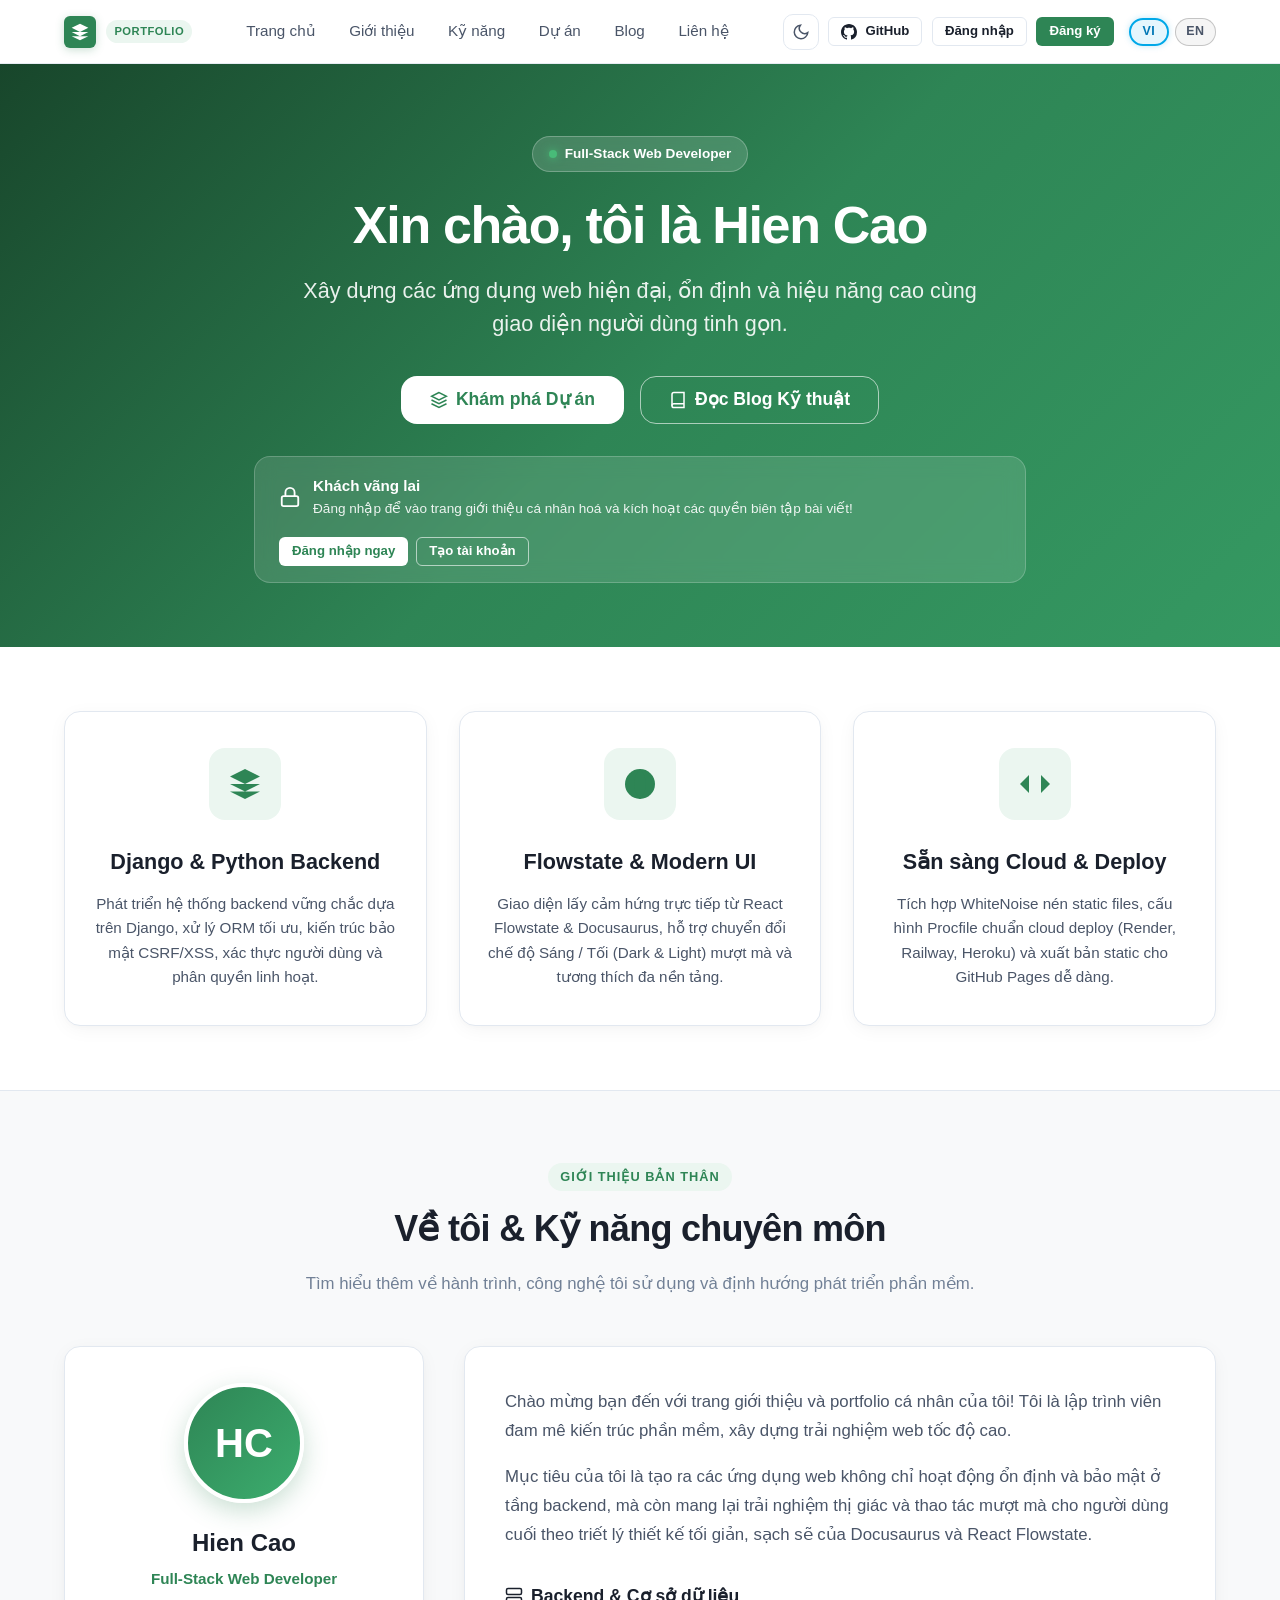
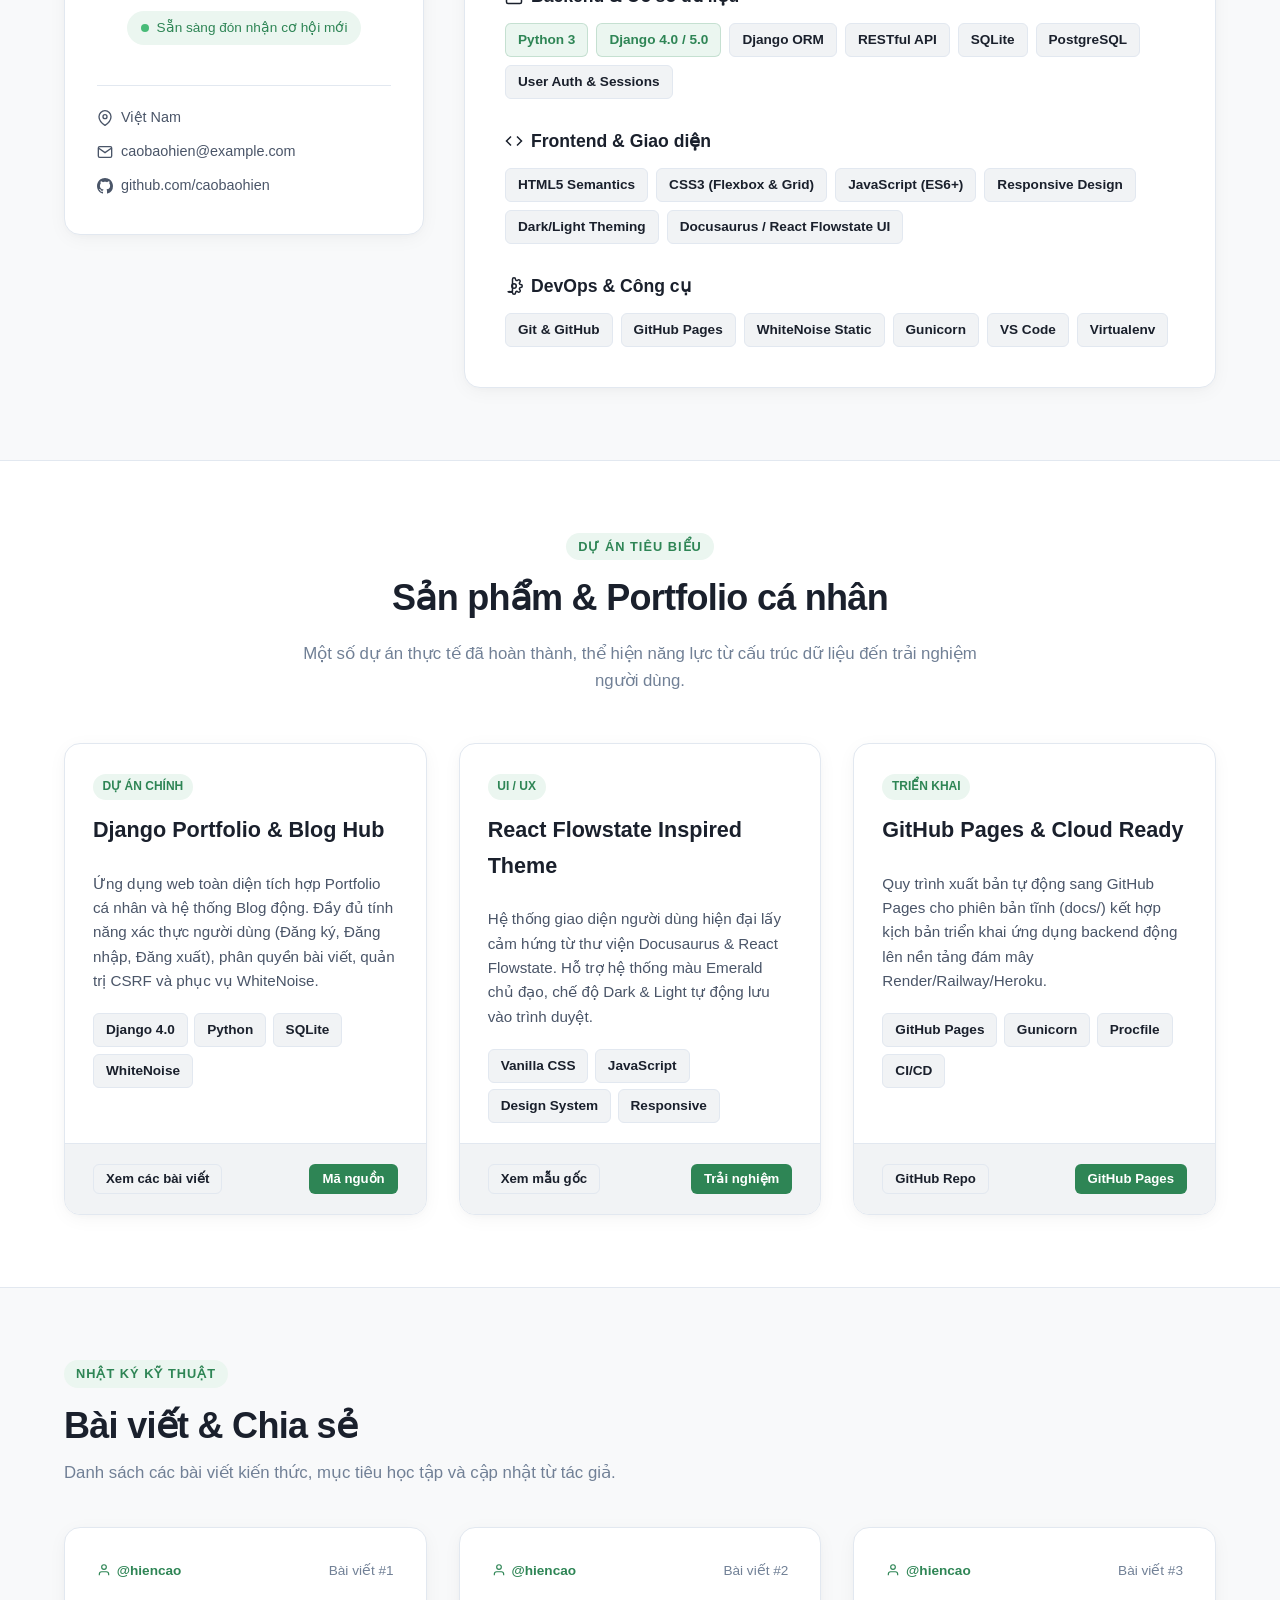
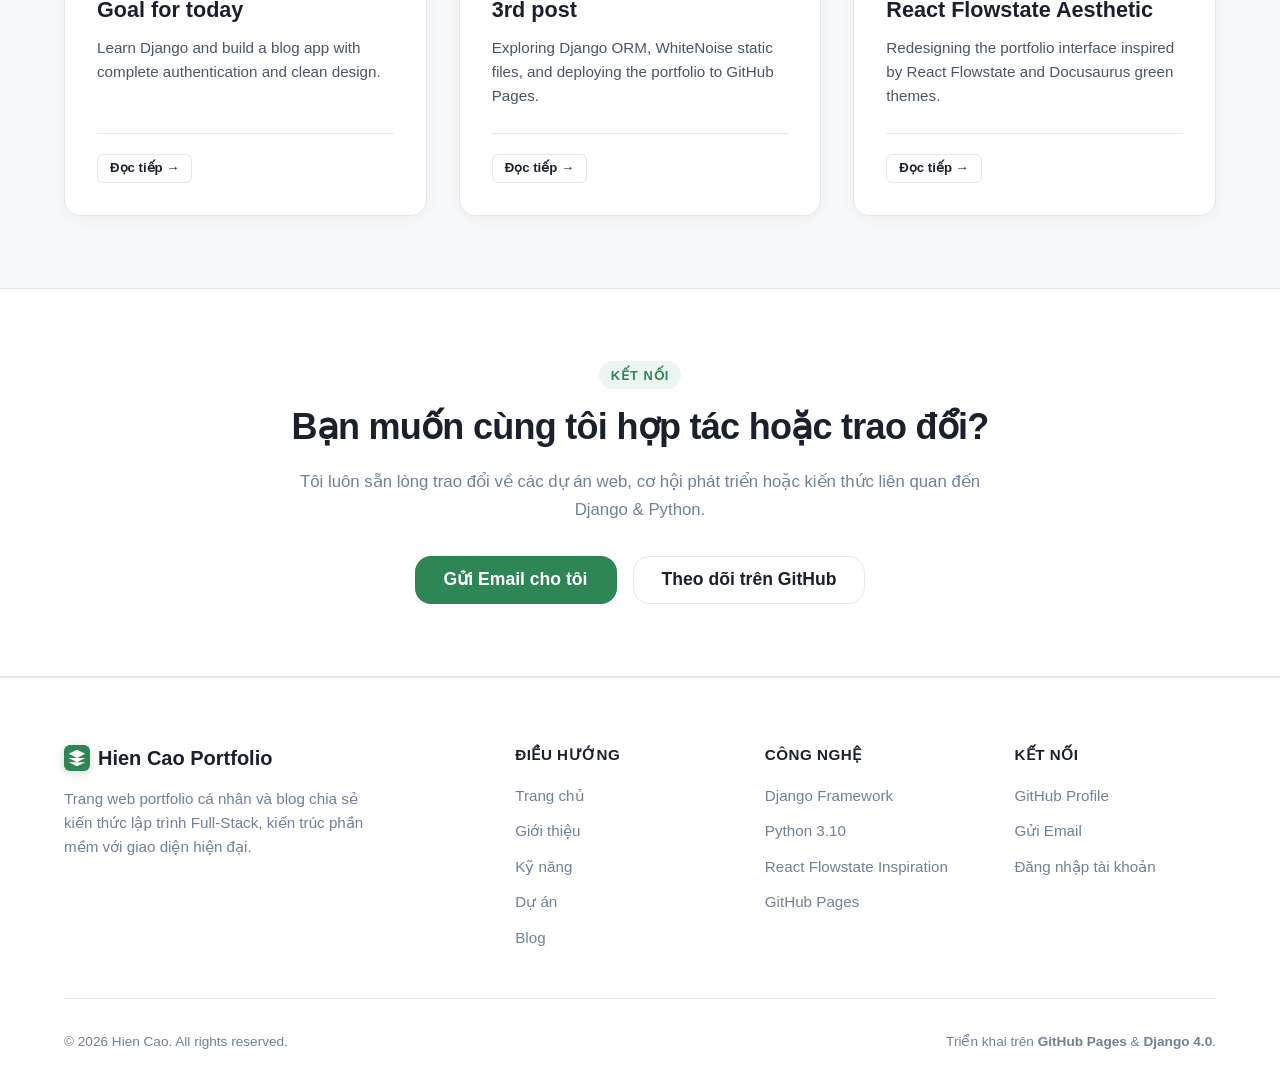
<file: docs/index.html>
<!DOCTYPE html>
<html lang="vi" data-theme="light">
<head>
  <meta charset="UTF-8">
  <meta name="viewport" content="width=device-width, initial-scale=1.0">
  <title>Hien Cao | Portfolio & Tech Blog (GitHub Pages)</title>

  <!-- Google Fonts -->
  <link rel="preconnect" href="https://fonts.googleapis.com">
  <link rel="preconnect" href="https://fonts.gstatic.com" crossorigin>
  <link href="https://fonts.googleapis.com/css2?family=Plus+Jakarta+Sans:wght@400;500;600;700;800&display=swap" rel="stylesheet">

  <!-- Stylesheet -->
  <link rel="stylesheet" href="css/base.css">

  <script>
    (function() {
      try {
        var savedTheme = localStorage.getItem('theme');
        if (savedTheme) {
          document.documentElement.setAttribute('data-theme', savedTheme);
        } else if (window.matchMedia && window.matchMedia('(prefers-color-scheme: dark)').matches) {
          document.documentElement.setAttribute('data-theme', 'dark');
        }
      } catch (e) {}
    })();
  </script>
</head>
<body>
  <div class="site-wrapper">
    <!-- Navbar -->
    <header class="navbar">
      <div class="container navbar__inner">
        <a class="navbar__brand" href="#">
          <div class="navbar__logo">
            <svg viewBox="0 0 24 24">
              <path d="M12 2L2 7l10 5 10-5-10-5zM2 17l10 5 10-5M2 12l10 5 10-5"></path>
            </svg>
          </div>
          <span id="brandNameText" class="navbar__brand-text" style="display: none;">Hien Cao</span>
          <span class="navbar__badge">Portfolio</span>
        </a>

        <ul class="navbar__menu">
          <li><a class="navbar__link" href="#"><span data-i18n="nav.home">Trang chủ</span></a></li>
          <li><a class="navbar__link" href="#about"><span data-i18n="nav.about">Giới thiệu</span></a></li>
          <li><a class="navbar__link" href="#features"><span data-i18n="nav.skills">Kỹ năng</span></a></li>
          <li><a class="navbar__link" href="#projects"><span data-i18n="nav.projects">Dự án</span></a></li>
          <li><a class="navbar__link" href="#blog"><span data-i18n="nav.blog">Blog</span></a></li>
          <li><a class="navbar__link" href="#contact" onclick="handleContactClick(event)"><span data-i18n="nav.contact">Liên hệ</span></a></li>
        </ul>

        <div class="navbar__actions">
          <!-- Theme Toggle -->
          <button class="theme-toggle-btn" id="themeToggleBtn" type="button" title="Chuyển chế độ Sáng / Tối" aria-label="Toggle Theme">
            <svg id="themeIconSun" viewBox="0 0 24 24" fill="none" stroke="currentColor" stroke-width="2" style="display: none;">
              <circle cx="12" cy="12" r="5"></circle>
              <line x1="12" y1="1" x2="12" y2="3"></line>
              <line x1="12" y1="21" x2="12" y2="23"></line>
              <line x1="4.22" y1="4.22" x2="5.64" y2="5.64"></line>
              <line x1="18.36" y1="18.36" x2="19.78" y2="19.78"></line>
              <line x1="1" y1="12" x2="3" y2="12"></line>
              <line x1="21" y1="12" x2="23" y2="12"></line>
              <line x1="4.22" y1="19.78" x2="5.64" y2="18.36"></line>
              <line x1="18.36" y1="5.64" x2="19.78" y2="4.22"></line>
            </svg>
            <svg id="themeIconMoon" viewBox="0 0 24 24" fill="none" stroke="currentColor" stroke-width="2">
              <path d="M21 12.79A9 9 0 1 1 11.21 3 7 7 0 0 0 21 12.79z"></path>
            </svg>
          </button>

          <!-- GitHub Link -->
          <a class="btn btn--outline btn--sm" href="https://github.com/caobaohien/blog-app" target="_blank" rel="noopener noreferrer">
            <svg width="16" height="16" viewBox="0 0 24 24" fill="currentColor">
              <path d="M12 0C5.37 0 0 5.37 0 12c0 5.31 3.435 9.795 8.205 11.385.6.105.825-.255.825-.57 0-.285-.015-1.23-.015-2.235-3.015.555-3.795-.735-4.035-1.41-.135-.345-.72-1.41-1.23-1.695-.42-.225-1.02-.78-.015-.795.945-.015 1.62.87 1.845 1.23 1.08 1.815 2.805 1.305 3.495.99.105-.78.42-1.305.765-1.605-2.67-.3-5.46-1.335-5.46-5.925 0-1.305.465-2.385 1.23-3.225-.12-.3-.54-1.53.12-3.18 0 0 1.005-.315 3.3 1.23.96-.27 1.98-.405 3-.405s2.04.135 3 .405c2.295-1.56 3.3-1.23 3.3-1.23.66 1.65.24 2.88.12 3.18.765.84 1.23 1.905 1.23 3.225 0 4.605-2.805 5.625-5.475 5.925.435.375.81 1.095.81 2.22 0 1.605-.015 2.895-.015 3.3 0 .315.225.69.825.57A12.02 12.02 0 0024 12c0-6.63-5.37-12-12-12z"/>
            </svg>
            GitHub
          </a>

          <!-- Dynamic Auth Container -->
          <div id="navAuthArea"></div>

          <!-- Language Switcher: VI / EN (Right of Logout button as shown in Hình 2) -->
          <div class="lang-switch" id="langSwitch" role="group" aria-label="Language Switcher">
            <button type="button" class="lang-btn active" data-lang="vi" onclick="setLanguage('vi')">VI</button>
            <button type="button" class="lang-btn" data-lang="en" onclick="setLanguage('en')">EN</button>
          </div>
        </div>
      </div>
    </header>

    <!-- Main Content -->
    <main class="main-content">
      <!-- Hero Banner -->
      <section class="hero">
        <div class="container hero__inner">
          <div class="hero__status-pill">
            <span class="hero__status-dot"></span>
            <span data-i18n="hero.role">Full-Stack Web Developer</span>
          </div>

          <h1 class="hero__title" data-i18n="hero.title">Xin chào, tôi là Hien Cao</h1>
          <p class="hero__subtitle" data-i18n="hero.subtitle">
            Xây dựng các ứng dụng web hiện đại, ổn định và hiệu năng cao cùng giao diện người dùng tinh gọn.
          </p>

          <div class="hero__buttons">
            <a class="btn btn--secondary btn--lg" href="#projects">
              <svg width="18" height="18" viewBox="0 0 24 24" fill="none" stroke="currentColor" stroke-width="2">
                <polygon points="12 2 2 7 12 12 22 7 12 2"></polygon>
                <polyline points="2 17 12 22 22 17"></polyline>
                <polyline points="2 12 12 17 22 12"></polyline>
              </svg>
              <span data-i18n="hero.btn_projects">Khám phá Dự án</span>
            </a>
            <a class="btn btn--outline-white btn--lg" href="#blog">
              <svg width="18" height="18" viewBox="0 0 24 24" fill="none" stroke="currentColor" stroke-width="2">
                <path d="M4 19.5A2.5 2.5 0 0 1 6.5 17H20"></path>
                <path d="M6.5 2H20v20H6.5A2.5 2.5 0 0 1 4 19.5v-15A2.5 2.5 0 0 1 6.5 2z"></path>
              </svg>
              <span data-i18n="hero.btn_blog">Đọc Blog Kỹ thuật</span>
            </a>
            <button class="btn btn--secondary btn--lg" id="btnHeroNewPost" style="display: none;" onclick="openNewPostModal()">
              <span data-i18n="hero.btn_new_post">+ Viết bài mới</span>
            </button>
          </div>

          <!-- Dynamic Hero Callout (Changes when logged in!) -->
          <div id="heroCalloutArea"></div>
        </div>
      </section>

      <!-- Features (React Flowstate 3 Columns) -->
      <section class="features" id="features">
        <div class="container">
          <div class="features__grid">
            <div class="feature-card">
              <div class="feature-card__icon-wrapper">
                <svg viewBox="0 0 24 24">
                  <path d="M12 2L2 7l10 5 10-5-10-5zM2 17l10 5 10-5M2 12l10 5 10-5"></path>
                </svg>
              </div>
              <h3 class="feature-card__title" data-i18n="features.f1_title">Django &amp; Python Backend</h3>
              <p class="feature-card__description" data-i18n="features.f1_desc">
                Phát triển hệ thống backend vững chắc dựa trên Django, xử lý ORM tối ưu, kiến trúc bảo mật CSRF/XSS, xác thực người dùng và phân quyền linh hoạt.
              </p>
            </div>

            <div class="feature-card">
              <div class="feature-card__icon-wrapper">
                <svg viewBox="0 0 24 24">
                  <circle cx="12" cy="12" r="10"></circle>
                  <path d="M12 2a14.5 14.5 0 0 0 0 20 14.5 14.5 0 0 0 0-20"></path>
                  <path d="M2 12h20"></path>
                </svg>
              </div>
              <h3 class="feature-card__title" data-i18n="features.f2_title">Flowstate &amp; Modern UI</h3>
              <p class="feature-card__description" data-i18n="features.f2_desc">
                Giao diện lấy cảm hứng trực tiếp từ React Flowstate &amp; Docusaurus, hỗ trợ chuyển đổi chế độ Sáng / Tối (Dark &amp; Light) mượt mà và tương thích đa nền tảng.
              </p>
            </div>

            <div class="feature-card">
              <div class="feature-card__icon-wrapper">
                <svg viewBox="0 0 24 24">
                  <polyline points="16 18 22 12 16 6"></polyline>
                  <polyline points="8 6 2 12 8 18"></polyline>
                </svg>
              </div>
              <h3 class="feature-card__title" data-i18n="features.f3_title">Sẵn sàng Cloud &amp; Deploy</h3>
              <p class="feature-card__description" data-i18n="features.f3_desc">
                Tích hợp WhiteNoise nén static files, cấu hình Procfile chuẩn cloud deploy (Render, Railway, Heroku) và xuất bản static cho GitHub Pages dễ dàng.
              </p>
            </div>
          </div>
        </div>
      </section>

      <!-- About Me & Skills Section -->
      <section class="section" id="about">
        <div class="container">
          <div class="section-header">
            <span class="section-tag" data-i18n="about.tag">Giới thiệu bản thân</span>
            <h2 class="section-title" data-i18n="about.title">Về tôi &amp; Kỹ năng chuyên môn</h2>
            <p class="section-subtitle" data-i18n="about.subtitle">
              Tìm hiểu thêm về hành trình, công nghệ tôi sử dụng và định hướng phát triển phần mềm.
            </p>
          </div>

          <div class="about-grid">
            <div class="profile-card">
              <div class="profile-avatar" id="aboutAvatar">HC</div>
              <h3 class="profile-name" id="aboutName">Hien Cao</h3>
              <div class="profile-role" data-i18n="hero.role">Full-Stack Web Developer</div>
              <div class="profile-status">
                <span style="display:inline-block; width:8px; height:8px; border-radius:50%; background:#48bb78;"></span>
                <span data-i18n="about.status">Sẵn sàng đón nhận cơ hội mới</span>
              </div>
              <div class="profile-meta">
                <div class="profile-meta-item">
                  <svg width="16" height="16" viewBox="0 0 24 24" fill="none" stroke="currentColor" stroke-width="2">
                    <path d="M21 10c0 7-9 13-9 13s-9-6-9-13a9 9 0 0 1 18 0z"></path>
                    <circle cx="12" cy="10" r="3"></circle>
                  </svg>
                  <span data-i18n="about.location">Việt Nam</span>
                </div>
                <div class="profile-meta-item">
                  <svg width="16" height="16" viewBox="0 0 24 24" fill="none" stroke="currentColor" stroke-width="2">
                    <path d="M4 4h16c1.1 0 2 .9 2 2v12c0 1.1-.9 2-2 2H4c-1.1 0-2-.9-2-2V6c0-1.1.9-2 2-2z"></path>
                    <polyline points="22,6 12,13 2,6"></polyline>
                  </svg>
                  caobaohien@example.com
                </div>
                <div class="profile-meta-item">
                  <svg width="16" height="16" viewBox="0 0 24 24" fill="currentColor">
                    <path d="M12 0C5.37 0 0 5.37 0 12c0 5.31 3.435 9.795 8.205 11.385.6.105.825-.255.825-.57 0-.285-.015-1.23-.015-2.235-3.015.555-3.795-.735-4.035-1.41-.135-.345-.72-1.41-1.23-1.695-.42-.225-1.02-.78-.015-.795.945-.015 1.62.87 1.845 1.23 1.08 1.815 2.805 1.305 3.495.99.105-.78.42-1.305.765-1.605-2.67-.3-5.46-1.335-5.46-5.925 0-1.305.465-2.385 1.23-3.225-.12-.3-.54-1.53.12-3.18 0 0 1.005-.315 3.3 1.23.96-.27 1.98-.405 3-.405s2.04.135 3 .405c2.295-1.56 3.3-1.23 3.3-1.23.66 1.65.24 2.88.12 3.18.765.84 1.23 1.905 1.23 3.225 0 4.605-2.805 5.625-5.475 5.925.435.375.81 1.095.81 2.22 0 1.605-.015 2.895-.015 3.3 0 .315.225.69.825.57A12.02 12.02 0 0024 12c0-6.63-5.37-12-12-12z"/>
                  </svg>
                  github.com/caobaohien
                </div>
              </div>
            </div>

            <div class="about-content">
              <div class="about-bio">
                <p style="margin-bottom: 1rem;" data-i18n="about.bio1">
                  Chào mừng bạn đến với trang giới thiệu và portfolio cá nhân của tôi! Tôi là lập trình viên đam mê kiến trúc phần mềm, xây dựng trải nghiệm web tốc độ cao.
                </p>
                <p data-i18n="about.bio2">
                  Mục tiêu của tôi là tạo ra các ứng dụng web không chỉ hoạt động ổn định và bảo mật ở tầng backend, mà còn mang lại trải nghiệm thị giác và thao tác mượt mà cho người dùng cuối theo triết lý thiết kế tối giản, sạch sẽ của Docusaurus và React Flowstate.
                </p>
              </div>

              <div class="skills-group">
                <div class="skills-group__title">
                  <svg width="18" height="18" viewBox="0 0 24 24" fill="none" stroke="currentColor" stroke-width="2">
                    <rect x="2" y="2" width="20" height="8" rx="2" ry="2"></rect>
                    <rect x="2" y="14" width="20" height="8" rx="2" ry="2"></rect>
                    <line x1="6" y1="6" x2="6.01" y2="6"></line>
                    <line x1="6" y1="18" x2="6.01" y2="18"></line>
                  </svg>
                  <span data-i18n="about.grp_backend">Backend &amp; Cơ sở dữ liệu</span>
                </div>
                <div class="skills-tags">
                  <span class="skill-tag skill-tag--primary">Python 3</span>
                  <span class="skill-tag skill-tag--primary">Django 4.0 / 5.0</span>
                  <span class="skill-tag">Django ORM</span>
                  <span class="skill-tag">RESTful API</span>
                  <span class="skill-tag">SQLite</span>
                  <span class="skill-tag">PostgreSQL</span>
                  <span class="skill-tag">User Auth &amp; Sessions</span>
                </div>
              </div>

              <div class="skills-group">
                <div class="skills-group__title">
                  <svg width="18" height="18" viewBox="0 0 24 24" fill="none" stroke="currentColor" stroke-width="2">
                    <polyline points="16 18 22 12 16 6"></polyline>
                    <polyline points="8 6 2 12 8 18"></polyline>
                  </svg>
                  <span data-i18n="about.grp_frontend">Frontend &amp; Giao diện</span>
                </div>
                <div class="skills-tags">
                  <span class="skill-tag">HTML5 Semantics</span>
                  <span class="skill-tag">CSS3 (Flexbox &amp; Grid)</span>
                  <span class="skill-tag">JavaScript (ES6+)</span>
                  <span class="skill-tag">Responsive Design</span>
                  <span class="skill-tag">Dark/Light Theming</span>
                  <span class="skill-tag">Docusaurus / React Flowstate UI</span>
                </div>
              </div>

              <div class="skills-group" style="margin-bottom: 0;">
                <div class="skills-group__title">
                  <svg width="18" height="18" viewBox="0 0 24 24" fill="none" stroke="currentColor" stroke-width="2">
                    <circle cx="12" cy="12" r="3"></circle>
                    <path d="M19.4 15a1.65 1.65 0 0 0 .33 1.82l.06.06a2 2 0 0 1 0 2.83 2 2 0 0 1-2.83 0l-.06-.06a1.65 1.65 0 0 0-1.82-.33 1.65 1.65 0 0 0-1 1.51V21a2 2 0 0 1-2 2 2 2 0 0 1-2-2v-.09A1.65 1.65 0 0 0 9 19.4a1.65 1.65 0 0 0-1.82.33l-.06.06a2 2 0 0 1-2.83 0 2 2 0 0 1 2.83 0l.06.06a1.65 1.65 0 0 0 1.82.33H9a1.65 1.65 0 0 0 1-1.51V3a2 2 0 0 1 2-2 2 2 0 0 1 2 2v.09a1.65 1.65 0 0 0 1 1.51 1.65 1.65 0 0 0 1.82-.33l.06-.06a2 2 0 0 1 2.83 0 2 2 0 0 1 0 2.83l-.06.06a1.65 1.65 0 0 0-.33 1.82V9a1.65 1.65 0 0 0 1.51 1H21a2 2 0 0 1 2 2 2 2 0 0 1-2 2h-.09a1.65 1.65 0 0 0-1.51 1z"></path>
                  </svg>
                  <span data-i18n="about.grp_devops">DevOps &amp; Công cụ</span>
                </div>
                <div class="skills-tags">
                  <span class="skill-tag">Git &amp; GitHub</span>
                  <span class="skill-tag">GitHub Pages</span>
                  <span class="skill-tag">WhiteNoise Static</span>
                  <span class="skill-tag">Gunicorn</span>
                  <span class="skill-tag">VS Code</span>
                  <span class="skill-tag">Virtualenv</span>
                </div>
              </div>
            </div>
          </div>
        </div>
      </section>

      <!-- Projects Section -->
      <section class="section section--alt" id="projects">
        <div class="container">
          <div class="section-header">
            <span class="section-tag" data-i18n="projects.tag">Dự án tiêu biểu</span>
            <h2 class="section-title" data-i18n="projects.title">Sản phẩm &amp; Portfolio cá nhân</h2>
            <p class="section-subtitle" data-i18n="projects.subtitle">
              Một số dự án thực tế đã hoàn thành, thể hiện năng lực từ cấu trúc dữ liệu đến trải nghiệm người dùng.
            </p>
          </div>

          <div class="projects-grid">
            <div class="project-card">
              <div class="project-card__header">
                <span class="project-card__badge" data-i18n="projects.p1_badge">Dự án chính</span>
                <h3 class="project-card__title">Django Portfolio &amp; Blog Hub</h3>
              </div>
              <div class="project-card__body">
                <p class="project-card__desc" data-i18n="projects.p1_desc">
                  Ứng dụng web toàn diện tích hợp Portfolio cá nhân và hệ thống Blog động. Đầy đủ tính năng xác thực người dùng (Đăng ký, Đăng nhập, Đăng xuất), phân quyền bài viết, quản trị CSRF và phục vụ WhiteNoise.
                </p>
                <div class="project-card__tags">
                  <span class="skill-tag">Django 4.0</span>
                  <span class="skill-tag">Python</span>
                  <span class="skill-tag">SQLite</span>
                  <span class="skill-tag">WhiteNoise</span>
                </div>
              </div>
              <div class="project-card__footer">
                <a href="#blog" class="btn btn--outline btn--sm"><span data-i18n="projects.btn_posts">Xem các bài viết</span></a>
                <a href="https://github.com/caobaohien/blog-app" target="_blank" rel="noopener" class="btn btn--primary btn--sm"><span data-i18n="projects.btn_source">Mã nguồn</span></a>
              </div>
            </div>

            <div class="project-card">
              <div class="project-card__header">
                <span class="project-card__badge" data-i18n="projects.p2_badge">UI / UX</span>
                <h3 class="project-card__title">React Flowstate Inspired Theme</h3>
              </div>
              <div class="project-card__body">
                <p class="project-card__desc" data-i18n="projects.p2_desc">
                  Hệ thống giao diện người dùng hiện đại lấy cảm hứng từ thư viện Docusaurus &amp; React Flowstate. Hỗ trợ hệ thống màu Emerald chủ đạo, chế độ Dark &amp; Light tự động lưu vào trình duyệt.
                </p>
                <div class="project-card__tags">
                  <span class="skill-tag">Vanilla CSS</span>
                  <span class="skill-tag">JavaScript</span>
                  <span class="skill-tag">Design System</span>
                  <span class="skill-tag">Responsive</span>
                </div>
              </div>
              <div class="project-card__footer">
                <a href="https://react-flowstate.github.io/" target="_blank" rel="noopener" class="btn btn--outline btn--sm"><span data-i18n="projects.btn_demo">Xem mẫu gốc</span></a>
                <a href="#features" class="btn btn--primary btn--sm"><span data-i18n="projects.btn_exp">Trải nghiệm</span></a>
              </div>
            </div>

            <div class="project-card">
              <div class="project-card__header">
                <span class="project-card__badge" data-i18n="projects.p3_badge">Triển khai</span>
                <h3 class="project-card__title">GitHub Pages &amp; Cloud Ready</h3>
              </div>
              <div class="project-card__body">
                <p class="project-card__desc" data-i18n="projects.p3_desc">
                  Quy trình xuất bản tự động sang GitHub Pages cho phiên bản tĩnh (`docs/`) kết hợp kịch bản triển khai ứng dụng backend động lên nền tảng đám mây Render/Railway/Heroku.
                </p>
                <div class="project-card__tags">
                  <span class="skill-tag">GitHub Pages</span>
                  <span class="skill-tag">Gunicorn</span>
                  <span class="skill-tag">Procfile</span>
                  <span class="skill-tag">CI/CD</span>
                </div>
              </div>
              <div class="project-card__footer">
                <a href="https://github.com/caobaohien/blog-app" target="_blank" rel="noopener" class="btn btn--outline btn--sm">GitHub Repo</a>
                <a href="https://caobaohien.github.io/blog-app/" target="_blank" rel="noopener" class="btn btn--primary btn--sm">GitHub Pages</a>
              </div>
            </div>
          </div>
        </div>
      </section>

      <!-- Blog Section -->
      <section class="section" id="blog">
        <div class="container">
          <div class="blog-section-header">
            <div>
              <span class="section-tag" data-i18n="blog.tag">Nhật ký kỹ thuật</span>
              <h2 class="section-title" style="margin-bottom: 0.25rem;" data-i18n="blog.title">Bài viết &amp; Chia sẻ</h2>
              <p class="section-subtitle" data-i18n="blog.subtitle">
                Danh sách các bài viết kiến thức, mục tiêu học tập và cập nhật từ tác giả.
              </p>
            </div>
            <div id="blogActionArea"></div>
          </div>

          <!-- Dynamic Blog Cards List -->
          <div class="blog-grid" id="blogGridContainer"></div>
        </div>
      </section>

      <!-- Contact Section -->
      <section class="section section--alt" id="contact">
        <div class="container" style="max-width: 760px; text-align: center;">
          <span class="section-tag" data-i18n="contact.tag">Kết nối</span>
          <h2 class="section-title" data-i18n="contact.title">Bạn muốn cùng tôi hợp tác hoặc trao đổi?</h2>
          <p class="section-subtitle" style="margin-bottom: 2rem;" data-i18n="contact.subtitle">
            Tôi luôn sẵn lòng trao đổi về các dự án web, cơ hội phát triển hoặc kiến thức liên quan đến Django &amp; Python.
          </p>
          <div style="display: flex; justify-content: center; gap: 1rem; flex-wrap: wrap;">
            <a href="mailto:caobaohien@example.com" class="btn btn--primary btn--lg"><span data-i18n="contact.btn_email">Gửi Email cho tôi</span></a>
            <a href="https://github.com/caobaohien" target="_blank" rel="noopener" class="btn btn--outline btn--lg"><span data-i18n="contact.btn_github">Theo dõi trên GitHub</span></a>
          </div>
        </div>
      </section>
    </main>

    <!-- Footer -->
    <footer class="footer">
      <div class="container">
        <div class="footer__grid">
          <div>
            <div class="footer__brand-title">
              <div class="navbar__logo" style="width: 26px; height: 26px;">
                <svg viewBox="0 0 24 24">
                  <path d="M12 2L2 7l10 5 10-5-10-5zM2 17l10 5 10-5M2 12l10 5 10-5"></path>
                </svg>
              </div>
              Hien Cao Portfolio
            </div>
            <p class="footer__brand-desc" data-i18n="footer.desc">
              Trang web portfolio cá nhân và blog chia sẻ kiến thức lập trình Full-Stack, kiến trúc phần mềm với giao diện hiện đại.
            </p>
          </div>

          <div>
            <h4 class="footer__col-title" data-i18n="footer.nav">Điều hướng</h4>
            <ul class="footer__links">
              <li><a class="footer__link" href="#"><span data-i18n="nav.home">Trang chủ</span></a></li>
              <li><a class="footer__link" href="#about"><span data-i18n="nav.about">Về tôi</span></a></li>
              <li><a class="footer__link" href="#features"><span data-i18n="nav.skills">Năng lực cốt lõi</span></a></li>
              <li><a class="footer__link" href="#projects"><span data-i18n="nav.projects">Dự án</span></a></li>
              <li><a class="footer__link" href="#blog"><span data-i18n="nav.blog">Blog bài viết</span></a></li>
            </ul>
          </div>

          <div>
            <h4 class="footer__col-title" data-i18n="footer.tech">Công nghệ</h4>
            <ul class="footer__links">
              <li><a class="footer__link" href="https://www.djangoproject.com/" target="_blank" rel="noopener">Django Framework</a></li>
              <li><a class="footer__link" href="https://www.python.org/" target="_blank" rel="noopener">Python 3.10</a></li>
              <li><a class="footer__link" href="https://react-flowstate.github.io/" target="_blank" rel="noopener">React Flowstate Inspiration</a></li>
              <li><a class="footer__link" href="https://pages.github.com/" target="_blank" rel="noopener">GitHub Pages</a></li>
            </ul>
          </div>

          <div>
            <h4 class="footer__col-title" data-i18n="footer.connect">Kết nối</h4>
            <ul class="footer__links">
              <li><a class="footer__link" href="https://github.com/caobaohien" target="_blank" rel="noopener">GitHub Profile</a></li>
              <li><a class="footer__link" href="mailto:caobaohien@example.com">Gửi Email</a></li>
              <li><a class="footer__link" href="javascript:void(0)" onclick="openLoginModal()">Đăng nhập tài khoản</a></li>
            </ul>
          </div>
        </div>

        <div class="footer__bottom">
          <div>
            © 2026 Hien Cao. All rights reserved.
          </div>
          <div>
            Triển khai trên <strong>GitHub Pages</strong> &amp; <strong>Django 4.0</strong>.
          </div>
        </div>
      </div>
    </footer>
  </div>

  <!-- Interactive Modal for Login on GitHub Pages -->
  <div class="modal-overlay" id="loginModal">
    <div class="modal-content">
      <button class="modal-close" onclick="closeLoginModal()">&times;</button>
      <div style="text-align: center; margin-bottom: 1.5rem;">
        <div class="navbar__logo" style="width: 48px; height: 48px; margin: 0 auto 0.75rem;">
          <svg viewBox="0 0 24 24" style="width: 28px; height: 28px;">
            <path d="M12 2L2 7l10 5 10-5-10-5zM2 17l10 5 10-5M2 12l10 5 10-5"></path>
          </svg>
        </div>
        <h2 style="font-size: 1.5rem; font-weight: 700; color: var(--text-primary);">Đăng nhập tài khoản</h2>
        <p style="font-size: 0.9rem; color: var(--text-muted);">
          Đăng nhập để vào trang giới thiệu cá nhân hoá và quản lý bài viết blog
        </p>
      </div>

      <form onsubmit="handleDemoLogin(event)">
        <div style="margin-bottom: 1rem;">
          <label style="display: block; font-size: 0.85rem; font-weight: 600; margin-bottom: 0.35rem; color: var(--text-primary);">
            Tên đăng nhập
          </label>
          <input type="text" id="loginUsernameInput" value="hiencao" style="width: 100%; padding: 0.65rem 0.85rem; border: 1px solid var(--border-color); border-radius: var(--radius-md); background: var(--bg-body); color: var(--text-primary); font-family: inherit; font-size: 0.95rem;">
        </div>

        <div style="margin-bottom: 1.5rem;">
          <label style="display: block; font-size: 0.85rem; font-weight: 600; margin-bottom: 0.35rem; color: var(--text-primary);">
            Mật khẩu
          </label>
          <input type="password" id="loginPasswordInput" value="••••••••" style="width: 100%; padding: 0.65rem 0.85rem; border: 1px solid var(--border-color); border-radius: var(--radius-md); background: var(--bg-body); color: var(--text-primary); font-family: inherit; font-size: 0.95rem;">
        </div>

        <button type="submit" class="btn btn--primary btn--lg" style="width: 100%;">
          Đăng nhập ngay
        </button>
      </form>
    </div>
  </div>

  <!-- Interactive Modal for Adding a Post on GitHub Pages -->
  <div class="modal-overlay" id="newPostModal">
    <div class="modal-content" style="max-width: 600px;">
      <button class="modal-close" onclick="closeNewPostModal()">&times;</button>
      <div style="margin-bottom: 1.5rem;">
        <h2 style="font-size: 1.5rem; font-weight: 700; color: var(--text-primary);">+ Thêm bài viết mới</h2>
        <p style="font-size: 0.9rem; color: var(--text-muted);">
          Bài viết sẽ được lưu trực tiếp vào trình duyệt của bạn
        </p>
      </div>

      <form onsubmit="handleCreatePost(event)">
        <div style="margin-bottom: 1rem;">
          <label style="display: block; font-size: 0.85rem; font-weight: 600; margin-bottom: 0.35rem; color: var(--text-primary);">
            Tiêu đề bài viết
          </label>
          <input type="text" id="postTitleInput" required placeholder="Nhập tiêu đề..." style="width: 100%; padding: 0.65rem 0.85rem; border: 1px solid var(--border-color); border-radius: var(--radius-md); background: var(--bg-body); color: var(--text-primary); font-family: inherit; font-size: 0.95rem;">
        </div>

        <div style="margin-bottom: 1.5rem;">
          <label style="display: block; font-size: 0.85rem; font-weight: 600; margin-bottom: 0.35rem; color: var(--text-primary);">
            Nội dung bài viết
          </label>
          <textarea id="postBodyInput" required rows="5" placeholder="Chia sẻ kiến thức kỹ thuật hoặc mục tiêu hôm nay..." style="width: 100%; padding: 0.65rem 0.85rem; border: 1px solid var(--border-color); border-radius: var(--radius-md); background: var(--bg-body); color: var(--text-primary); font-family: inherit; font-size: 0.95rem; resize: vertical;"></textarea>
        </div>

        <div style="display: flex; gap: 0.75rem;">
          <button type="submit" class="btn btn--primary" style="flex: 1;">Xuất bản</button>
          <button type="button" class="btn btn--outline" onclick="closeNewPostModal()">Hủy</button>
        </div>
      </form>
    </div>
  </div>

  <!-- Interactive JavaScript for GitHub Pages: Auth & Blog Management -->
  <script>
    // Theme Switcher
    const themeToggleBtn = document.getElementById('themeToggleBtn');
    const sunIcon = document.getElementById('themeIconSun');
    const moonIcon = document.getElementById('themeIconMoon');

    function updateThemeIcons(theme) {
      if (theme === 'dark') {
        sunIcon.style.display = 'block';
        moonIcon.style.display = 'none';
      } else {
        sunIcon.style.display = 'none';
        moonIcon.style.display = 'block';
      }
    }
    updateThemeIcons(document.documentElement.getAttribute('data-theme') || 'light');

    themeToggleBtn.addEventListener('click', function() {
      const activeTheme = document.documentElement.getAttribute('data-theme');
      const newTheme = activeTheme === 'dark' ? 'light' : 'dark';
      document.documentElement.setAttribute('data-theme', newTheme);
      localStorage.setItem('theme', newTheme);
      updateThemeIcons(newTheme);
    });

    // Default posts matching the user's database
    const initialPosts = [
      {
        id: 1,
        title: "Goal for today",
        author: "hiencao",
        body: "Learn Django and build a blog app with complete authentication and clean design."
      },
      {
        id: 2,
        title: "3rd post",
        author: "hiencao",
        body: "Exploring Django ORM, WhiteNoise static files, and deploying the portfolio to GitHub Pages."
      },
      {
        id: 3,
        title: "React Flowstate Aesthetic",
        author: "hiencao",
        body: "Redesigning the portfolio interface inspired by React Flowstate and Docusaurus green themes."
      }
    ];

    function getStoredPosts() {
      const raw = localStorage.getItem('blog_posts');
      if (raw) {
        try { return JSON.parse(raw); } catch(e) {}
      }
      return initialPosts;
    }

    function savePosts(posts) {
      localStorage.setItem('blog_posts', JSON.stringify(posts));
    }

    function handleContactClick(event) {
      window.open('https://zalo.me/0378691920', '_blank', 'noopener,noreferrer');
      const contactElem = document.getElementById('contact');
      if (contactElem) {
        contactElem.scrollIntoView({ behavior: 'smooth' });
      }
    }

    // Auth State in localStorage
    function getLoggedInUser() {
      return localStorage.getItem('logged_in_user');
    }

    function renderUI() {
      const user = getLoggedInUser();
      const navAuthArea = document.getElementById('navAuthArea');
      const heroCalloutArea = document.getElementById('heroCalloutArea');
      const btnHeroNewPost = document.getElementById('btnHeroNewPost');
      const blogActionArea = document.getElementById('blogActionArea');
      const brandNameText = document.getElementById('brandNameText');

      if (user) {
        // Show brand name "Hien Cao" only when logged in
        if (brandNameText) brandNameText.style.display = 'inline-block';

        // Authenticated Navbar
        navAuthArea.innerHTML = `
          <div class="user-badge" title="Đã đăng nhập: ${user}">
            <div class="user-avatar">${user.charAt(0).toUpperCase()}</div>
            <span>${user}</span>
          </div>
          <button class="btn btn--primary btn--sm" onclick="openNewPostModal()"><span data-i18n="nav.new_post">+ Viết bài</span></button>
          <button class="btn btn--outline btn--sm" onclick="handleLogout()"><span data-i18n="nav.logout">Đăng xuất</span></button>
        `;

        // Authenticated Hero Callout
        heroCalloutArea.innerHTML = `
          <div class="user-welcome-callout">
            <div class="user-welcome-callout__text">
              <div class="user-avatar" style="width: 32px; height: 32px; font-size: 0.9rem;">
                ${user.charAt(0).toUpperCase()}
              </div>
              <div>
                <strong><span data-i18n="hero.welcome_badge">Đã đăng nhập:</span> ${user}</strong>
                <div style="font-size: 0.85rem; opacity: 0.9;" data-i18n="hero.welcome_desc">
                  Chào mừng bạn đã trở lại! Bạn có quyền xem trang giới thiệu đầy đủ, viết và quản trị bài đăng blog.
                </div>
              </div>
            </div>
            <div class="user-welcome-callout__actions">
              <button class="btn btn--secondary btn--sm" onclick="openNewPostModal()"><span data-i18n="hero.btn_new_post">+ Viết bài mới</span></button>
              <button class="btn btn--outline-white btn--sm" onclick="handleLogout()"><span data-i18n="nav.logout">Đăng xuất</span></button>
            </div>
          </div>
        `;
        btnHeroNewPost.style.display = 'inline-flex';

        blogActionArea.innerHTML = `
          <button class="btn btn--primary" onclick="openNewPostModal()">
            <svg width="16" height="16" viewBox="0 0 24 24" fill="none" stroke="currentColor" stroke-width="2.5">
              <line x1="12" y1="5" x2="12" y2="19"></line>
              <line x1="5" y1="12" x2="19" y2="12"></line>
            </svg>
            <span data-i18n="blog.btn_new">Thêm bài viết mới</span>
          </button>
        `;
      } else {
        // Hide brand name "Hien Cao" when NOT logged in
        if (brandNameText) brandNameText.style.display = 'none';

        // Guest Navbar
        navAuthArea.innerHTML = `
          <button class="btn btn--outline btn--sm" onclick="openLoginModal()"><span data-i18n="nav.login">Đăng nhập</span></button>
          <button class="btn btn--primary btn--sm" onclick="openLoginModal()"><span data-i18n="nav.signup">Đăng ký</span></button>
        `;

        // Guest Hero Callout
        heroCalloutArea.innerHTML = `
          <div class="user-welcome-callout">
            <div class="user-welcome-callout__text">
              <svg width="22" height="22" viewBox="0 0 24 24" fill="none" stroke="currentColor" stroke-width="2">
                <rect x="3" y="11" width="18" height="11" rx="2" ry="2"></rect>
                <path d="M7 11V7a5 5 0 0 1 10 0v4"></path>
              </svg>
              <div>
                <strong data-i18n="hero.guest_badge">Khách vãng lai</strong>
                <div style="font-size: 0.85rem; opacity: 0.9;" data-i18n="hero.guest_desc">
                  Đăng nhập để vào trang giới thiệu cá nhân hoá và kích hoạt các quyền biên tập bài viết!
                </div>
              </div>
            </div>
            <div class="user-welcome-callout__actions">
              <button class="btn btn--secondary btn--sm" onclick="openLoginModal()"><span data-i18n="hero.guest_login">Đăng nhập ngay</span></button>
              <button class="btn btn--outline-white btn--sm" onclick="openLoginModal()"><span data-i18n="hero.guest_signup">Tạo tài khoản</span></button>
            </div>
          </div>
        `;
        btnHeroNewPost.style.display = 'none';
        blogActionArea.innerHTML = '';
      }

      renderBlogPosts();
      applyCurrentLanguage();
    }

    function renderBlogPosts() {
      const user = getLoggedInUser();
      const posts = getStoredPosts();
      const container = document.getElementById('blogGridContainer');

      if (!posts || posts.length === 0) {
        container.innerHTML = `
          <div class="empty-state">
            <div class="empty-state__icon">📝</div>
            <h3>Chưa có bài viết nào</h3>
            <p style="color: var(--text-muted); margin-bottom: 1.5rem;">Hãy tạo bài viết đầu tiên!</p>
            <button class="btn btn--primary" onclick="openNewPostModal()">+ Viết bài mới</button>
          </div>
        `;
        return;
      }

      container.innerHTML = posts.map(post => `
        <article class="blog-card">
          <div class="blog-card__meta">
            <span class="blog-card__author">
              <svg width="14" height="14" viewBox="0 0 24 24" fill="none" stroke="currentColor" stroke-width="2" style="vertical-align: -2px; margin-right: 2px;">
                <path d="M20 21v-2a4 4 0 0 0-4-4H8a4 4 0 0 0-4 4v2"></path>
                <circle cx="12" cy="7" r="4"></circle>
              </svg>
              @${post.author}
            </span>
            <span>Bài viết #${post.id}</span>
          </div>

          <h3 class="blog-card__title">
            <a href="javascript:void(0)" onclick="alert('${post.title}\\n\\n${post.body.replace(/'/g, "\\'")}')">${post.title}</a>
          </h3>

          <p class="blog-card__excerpt">
            ${post.body.length > 140 ? post.body.substring(0, 140) + '...' : post.body}
          </p>

          <div class="blog-card__actions">
            <button class="btn btn--outline btn--sm" onclick="alert('${post.title}\\n\\n${post.body.replace(/'/g, "\\'")}')">
              Đọc tiếp &rarr;
            </button>

            ${user ? `
              <div class="blog-card__admin-btns">
                <button class="btn btn--outline btn--sm" onclick="handleEditPost(${post.id})">Sửa</button>
                <button class="btn btn--outline btn--sm" style="color: #e53e3e; border-color: rgba(229,62,62,0.3);" onclick="handleDeletePost(${post.id})">Xóa</button>
              </div>
            ` : ''}
          </div>
        </article>
      `).join('');
    }

    // Modal Operations
    function openLoginModal() {
      document.getElementById('loginModal').classList.add('active');
    }
    function closeLoginModal() {
      document.getElementById('loginModal').classList.remove('active');
    }

    function openNewPostModal() {
      document.getElementById('newPostModal').classList.add('active');
    }
    function closeNewPostModal() {
      document.getElementById('newPostModal').classList.remove('active');
    }

    function handleDemoLogin(e) {
      e.preventDefault();
      const username = document.getElementById('loginUsernameInput').value.trim() || 'hiencao';
      localStorage.setItem('logged_in_user', username);
      closeLoginModal();
      renderUI();
    }

    function handleLogout() {
      localStorage.removeItem('logged_in_user');
      renderUI();
    }

    function handleCreatePost(e) {
      e.preventDefault();
      const title = document.getElementById('postTitleInput').value.trim();
      const body = document.getElementById('postBodyInput').value.trim();
      const author = getLoggedInUser() || 'hiencao';
      const posts = getStoredPosts();
      const newPost = {
        id: posts.length > 0 ? Math.max(...posts.map(p => p.id)) + 1 : 1,
        title,
        body,
        author
      };
      posts.unshift(newPost);
      savePosts(posts);
      closeNewPostModal();
      document.getElementById('postTitleInput').value = '';
      document.getElementById('postBodyInput').value = '';
      renderUI();
    }

    function handleDeletePost(id) {
      if (confirm('Bạn có chắc chắn muốn xóa bài viết này?')) {
        let posts = getStoredPosts();
        posts = posts.filter(p => p.id !== id);
        savePosts(posts);
        renderUI();
      }
    }

    function handleEditPost(id) {
      let posts = getStoredPosts();
      const post = posts.find(p => p.id === id);
      if (!post) return;
      const newTitle = prompt('Chỉnh sửa tiêu đề:', post.title);
      if (newTitle === null) return;
      const newBody = prompt('Chỉnh sửa nội dung:', post.body);
      if (newBody === null) return;
      post.title = newTitle;
      post.body = newBody;
      savePosts(posts);
      renderUI();
    }

    // Internationalization (i18n) System
    const i18n = {
      vi: {
        "nav.home": "Trang chủ",
        "nav.about": "Giới thiệu",
        "nav.skills": "Kỹ năng",
        "nav.projects": "Dự án",
        "nav.blog": "Blog",
        "nav.contact": "Liên hệ",
        "nav.new_post": "+ Viết bài",
        "nav.logout": "Đăng xuất",
        "nav.login": "Đăng nhập",
        "nav.signup": "Đăng ký",
        "hero.role": "Full-Stack Web Developer",
        "hero.title": "Xin chào, tôi là Hien Cao",
        "hero.subtitle": "Xây dựng các ứng dụng web hiện đại, ổn định và hiệu năng cao cùng giao diện người dùng tinh gọn.",
        "hero.btn_projects": "Khám phá Dự án",
        "hero.btn_blog": "Đọc Blog Kỹ thuật",
        "hero.btn_new_post": "+ Viết bài mới",
        "hero.welcome_badge": "Đã đăng nhập:",
        "hero.welcome_desc": "Chào mừng bạn đã trở lại! Bạn có quyền xem trang giới thiệu đầy đủ, viết và quản trị bài đăng blog.",
        "hero.guest_badge": "Khách vãng lai",
        "hero.guest_desc": "Đăng nhập để vào trang giới thiệu cá nhân hoá và kích hoạt các quyền biên tập bài viết!",
        "hero.guest_login": "Đăng nhập ngay",
        "hero.guest_signup": "Tạo tài khoản",
        "features.f1_title": "Django & Python Backend",
        "features.f1_desc": "Phát triển hệ thống backend vững chắc dựa trên Django, xử lý ORM tối ưu, kiến trúc bảo mật CSRF/XSS, xác thực người dùng và phân quyền linh hoạt.",
        "features.f2_title": "Flowstate & Modern UI",
        "features.f2_desc": "Giao diện lấy cảm hứng trực tiếp từ React Flowstate & Docusaurus, hỗ trợ chuyển đổi chế độ Sáng / Tối (Dark & Light) mượt mà và tương thích đa nền tảng.",
        "features.f3_title": "Sẵn sàng Cloud & Deploy",
        "features.f3_desc": "Tích hợp WhiteNoise nén static files, cấu hình Procfile chuẩn cloud deploy (Render, Railway, Heroku) và xuất bản static cho GitHub Pages dễ dàng.",
        "about.tag": "Giới thiệu bản thân",
        "about.title": "Về tôi & Kỹ năng chuyên môn",
        "about.subtitle": "Tìm hiểu thêm về hành trình, công nghệ tôi sử dụng và định hướng phát triển phần mềm.",
        "about.status": "Sẵn sàng đón nhận cơ hội mới",
        "about.location": "Việt Nam",
        "about.bio1": "Chào mừng bạn đến với trang giới thiệu và portfolio cá nhân của tôi! Tôi là lập trình viên đam mê kiến trúc phần mềm, xây dựng trải nghiệm web tốc độ cao.",
        "about.bio2": "Mục tiêu của tôi là tạo ra các ứng dụng web không chỉ hoạt động ổn định và bảo mật ở tầng backend, mà còn mang lại trải nghiệm thị giác và thao tác mượt mà cho người dùng cuối theo triết lý thiết kế tối giản, sạch sẽ của Docusaurus và React Flowstate.",
        "about.grp_backend": "Backend & Cơ sở dữ liệu",
        "about.grp_frontend": "Frontend & Giao diện",
        "about.grp_devops": "DevOps & Công cụ",
        "projects.tag": "Dự án tiêu biểu",
        "projects.title": "Sản phẩm & Portfolio cá nhân",
        "projects.subtitle": "Một số dự án thực tế đã hoàn thành, thể hiện năng lực từ cấu trúc dữ liệu đến trải nghiệm người dùng.",
        "projects.p1_badge": "Dự án chính",
        "projects.p1_desc": "Ứng dụng web toàn diện tích hợp Portfolio cá nhân và hệ thống Blog động. Đầy đủ tính năng xác thực người dùng (Đăng ký, Đăng nhập, Đăng xuất), phân quyền bài viết, quản trị CSRF và phục vụ WhiteNoise.",
        "projects.p2_badge": "UI / UX",
        "projects.p2_desc": "Hệ thống giao diện người dùng hiện đại lấy cảm hứng từ thư viện Docusaurus & React Flowstate. Hỗ trợ hệ thống màu Emerald chủ đạo, chế độ Dark & Light tự động lưu vào trình duyệt.",
        "projects.p3_badge": "Triển khai",
        "projects.p3_desc": "Quy trình xuất bản tự động sang GitHub Pages cho phiên bản tĩnh (docs/) kết hợp kịch bản triển khai ứng dụng backend động lên nền tảng đám mây Render/Railway/Heroku.",
        "projects.btn_posts": "Xem các bài viết",
        "projects.btn_source": "Mã nguồn",
        "projects.btn_demo": "Xem mẫu gốc",
        "projects.btn_exp": "Trải nghiệm",
        "blog.tag": "Nhật ký kỹ thuật",
        "blog.title": "Bài viết & Chia sẻ",
        "blog.subtitle": "Danh sách các bài viết kiến thức, mục tiêu học tập và cập nhật từ tác giả.",
        "blog.btn_new": "Thêm bài viết mới",
        "contact.tag": "Kết nối",
        "contact.title": "Bạn muốn cùng tôi hợp tác hoặc trao đổi?",
        "contact.subtitle": "Tôi luôn sẵn lòng trao đổi về các dự án web, cơ hội phát triển hoặc kiến thức liên quan đến Django & Python.",
        "contact.btn_email": "Gửi Email cho tôi",
        "contact.btn_github": "Theo dõi trên GitHub",
        "footer.desc": "Trang web portfolio cá nhân và blog chia sẻ kiến thức lập trình Full-Stack, kiến trúc phần mềm với giao diện hiện đại.",
        "footer.nav": "Điều hướng",
        "footer.tech": "Công nghệ",
        "footer.connect": "Kết nối"
      },
      en: {
        "nav.home": "Home",
        "nav.about": "About",
        "nav.skills": "Skills",
        "nav.projects": "Projects",
        "nav.blog": "Blog",
        "nav.contact": "Contact",
        "nav.new_post": "+ New Post",
        "nav.logout": "Log Out",
        "nav.login": "Log In",
        "nav.signup": "Sign Up",
        "hero.role": "Full-Stack Web Developer",
        "hero.title": "Hi, I'm Hien Cao",
        "hero.subtitle": "Building modern, reliable, and high-performance web applications with clean user interfaces.",
        "hero.btn_projects": "Explore Projects",
        "hero.btn_blog": "Read Tech Blog",
        "hero.btn_new_post": "+ New Post",
        "hero.welcome_badge": "Logged in as:",
        "hero.welcome_desc": "Welcome back! You have full access to view the portfolio, write, and manage blog posts.",
        "hero.guest_badge": "Guest Visitor",
        "hero.guest_desc": "Log in to access the personalized portfolio and enable blog post editing privileges!",
        "hero.guest_login": "Log In Now",
        "hero.guest_signup": "Sign Up",
        "features.f1_title": "Django & Python Backend",
        "features.f1_desc": "Developing robust backend systems based on Django, optimal ORM handling, CSRF/XSS security, session authentication, and flexible permissions.",
        "features.f2_title": "Flowstate & Modern UI",
        "features.f2_desc": "UI directly inspired by React Flowstate & Docusaurus, supporting seamless Dark & Light theme toggle and cross-platform compatibility.",
        "features.f3_title": "Cloud & Deploy Ready",
        "features.f3_desc": "Integrated WhiteNoise static asset compression, standard Procfile for cloud deploy (Render, Railway, Heroku), and static GitHub Pages export.",
        "about.tag": "About Me",
        "about.title": "About Me & Professional Skills",
        "about.subtitle": "Discover more about my software engineering journey, core technologies, and career focus.",
        "about.status": "Available for new opportunities",
        "about.location": "Vietnam",
        "about.bio1": "Welcome to my personal portfolio and technical blog! I am a software engineer passionate about clean architecture and high-performance web experiences.",
        "about.bio2": "My goal is to create web applications that are rock-solid and secure on the backend, while providing intuitive, elegant user interfaces inspired by Docusaurus and React Flowstate.",
        "about.grp_backend": "Backend & Databases",
        "about.grp_frontend": "Frontend & UI",
        "about.grp_devops": "DevOps & Tools",
        "projects.tag": "Featured Projects",
        "projects.title": "Products & Personal Portfolio",
        "projects.subtitle": "A collection of practical projects demonstrating capabilities from data models to user experience.",
        "projects.p1_badge": "Main Project",
        "projects.p1_desc": "Comprehensive web platform integrating a personal portfolio with a dynamic blog system. Complete with user authentication (Signup, Login, Logout), permissions, and WhiteNoise.",
        "projects.p2_badge": "UI / UX",
        "projects.p2_desc": "Modern user interface inspired by Docusaurus & React Flowstate libraries. Featuring emerald theme aesthetics, dark/light toggle saved in browser storage.",
        "projects.p3_badge": "Deployment",
        "projects.p3_desc": "Automated workflow for static GitHub Pages publishing (docs/) combined with production cloud deployment scripts on Render/Railway/Heroku.",
        "projects.btn_posts": "View Posts",
        "projects.btn_source": "Source Code",
        "projects.btn_demo": "Original Showcase",
        "projects.btn_exp": "Experience",
        "blog.tag": "Tech Journal",
        "blog.title": "Articles & Insights",
        "blog.subtitle": "A collection of engineering articles, learning milestones, and developer updates.",
        "blog.btn_new": "+ New Post",
        "contact.tag": "Connect",
        "contact.title": "Interested in collaborating or discussing opportunities?",
        "contact.subtitle": "I'm always eager to discuss web development projects, engineering opportunities, or technology.",
        "contact.btn_email": "Send me an Email",
        "contact.btn_github": "Follow on GitHub",
        "footer.desc": "Personal portfolio and technical blog sharing full-stack development, software architecture, and modern web design.",
        "footer.nav": "Navigation",
        "footer.tech": "Technologies",
        "footer.connect": "Connect"
      }
    };

    function applyCurrentLanguage() {
      const lang = localStorage.getItem('site_lang') || 'vi';
      const dict = i18n[lang] || i18n.vi;
      document.querySelectorAll('[data-i18n]').forEach(el => {
        const key = el.getAttribute('data-i18n');
        if (dict[key]) {
          el.innerHTML = dict[key];
        }
      });
      document.querySelectorAll('.lang-btn').forEach(btn => {
        btn.classList.toggle('active', btn.getAttribute('data-lang') === lang);
      });
      document.documentElement.setAttribute('lang', lang);
    }

    function setLanguage(lang) {
      localStorage.setItem('site_lang', lang);
      applyCurrentLanguage();
    }

    // Initial render
    renderUI();
  </script>
</body>
</html>
</file>
<file: docs/css/base.css>
/* ==========================================================================
   REACT FLOWSTATE INSPIRED THEME FOR HIEN CAO PORTFOLIO & BLOG (DOCS / GH-PAGES)
   ========================================================================== */

:root {
  --ifm-color-primary: #2e8555;
  --ifm-color-primary-dark: #29784c;
  --ifm-color-primary-darker: #277148;
  --ifm-color-primary-darkest: #205d3b;
  --ifm-color-primary-light: #33925d;
  --ifm-color-primary-lighter: #359962;
  --ifm-color-primary-lightest: #3cad6e;
  --ifm-color-primary-contrast-background: #ebf6f0;
  
  --primary: #2e8555;
  --primary-hover: #277148;
  --primary-soft: #ebf6f0;
  --primary-glow: rgba(46, 133, 85, 0.25);
  
  --bg-body: #f8f9fa;
  --bg-surface: #ffffff;
  --bg-subtle: #f1f3f5;
  --bg-card: #ffffff;
  --border-color: #e2e8f0;
  --border-light: #edf2f7;
  
  --text-primary: #1a202c;
  --text-secondary: #4a5568;
  --text-muted: #718096;
  --text-inverse: #ffffff;
  
  --hero-bg: linear-gradient(135deg, #18462b 0%, #2e8555 52%, #359962 100%);
  --hero-text: #ffffff;
  
  --navbar-bg: rgba(255, 255, 255, 0.92);
  --navbar-border: rgba(226, 232, 240, 0.8);
  
  --card-shadow: 0 4px 20px -2px rgba(0, 0, 0, 0.05), 0 2px 6px -1px rgba(0, 0, 0, 0.02);
  --card-hover-shadow: 0 20px 25px -5px rgba(46, 133, 85, 0.12), 0 10px 10px -5px rgba(0, 0, 0, 0.04);
  
  --radius-sm: 6px;
  --radius-md: 10px;
  --radius-lg: 16px;
  --radius-xl: 24px;
  --radius-full: 9999px;
  
  --font-sans: 'Inter', -apple-system, BlinkMacSystemFont, "Segoe UI", Roboto, Helvetica, Arial, sans-serif;
  --font-mono: SFMono-Regular, Menlo, Monaco, Consolas, "Liberation Mono", "Courier New", monospace;
  
  --transition-fast: 150ms ease;
  --transition-base: 250ms cubic-bezier(0.16, 1, 0.3, 1);
  --container-max-width: 1200px;
}

[data-theme="dark"] {
  --primary: #25c2a0;
  --primary-hover: #1fa88a;
  --primary-soft: rgba(37, 194, 160, 0.15);
  --primary-glow: rgba(37, 194, 160, 0.3);
  
  --bg-body: #121316;
  --bg-surface: #1a1b1e;
  --bg-subtle: #25262b;
  --bg-card: #1e1f23;
  --border-color: #2c2e33;
  --border-light: #25262b;
  
  --text-primary: #f8f9fa;
  --text-secondary: #c1c2c5;
  --text-muted: #909296;
  --text-inverse: #121316;
  
  --hero-bg: linear-gradient(135deg, #0b1d14 0%, #153a27 50%, #1b4b32 100%);
  --hero-text: #f8f9fa;
  
  --navbar-bg: rgba(26, 27, 30, 0.92);
  --navbar-border: rgba(44, 46, 51, 0.8);
  
  --card-shadow: 0 4px 20px -2px rgba(0, 0, 0, 0.35);
  --card-hover-shadow: 0 20px 25px -5px rgba(0, 0, 0, 0.5), 0 0 15px rgba(37, 194, 160, 0.15);
}

*, *::before, *::after {
  box-sizing: border-box;
  margin: 0;
  padding: 0;
}

html {
  font-size: 16px;
  scroll-behavior: smooth;
  -webkit-text-size-adjust: 100%;
}

body {
  font-family: var(--font-sans);
  background-color: var(--bg-body);
  color: var(--text-primary);
  line-height: 1.65;
  transition: background-color var(--transition-base), color var(--transition-base);
  min-height: 100vh;
  display: flex;
  flex-direction: column;
}

a {
  color: var(--primary);
  text-decoration: none;
  transition: color var(--transition-fast), opacity var(--transition-fast);
}

a:hover {
  color: var(--primary-hover);
}

.container {
  width: 100%;
  max-width: var(--container-max-width);
  margin-left: auto;
  margin-right: auto;
  padding-left: 1.5rem;
  padding-right: 1.5rem;
}

.site-wrapper {
  display: flex;
  flex-direction: column;
  min-height: 100vh;
}

.main-content {
  flex: 1 0 auto;
}

/* NAVBAR */
.navbar {
  position: sticky;
  top: 0;
  z-index: 1000;
  background-color: var(--navbar-bg);
  backdrop-filter: blur(12px);
  -webkit-backdrop-filter: blur(12px);
  border-bottom: 1px solid var(--navbar-border);
  height: 64px;
  transition: background-color var(--transition-base), border-color var(--transition-base);
}

.navbar__inner {
  height: 100%;
  display: flex;
  align-items: center;
  justify-content: space-between;
  gap: 1rem;
}

.navbar__brand {
  display: flex;
  align-items: center;
  gap: 0.65rem;
  font-weight: 700;
  font-size: 1.15rem;
  color: var(--text-primary);
  text-decoration: none;
  white-space: nowrap;
  flex-shrink: 0;
}

.navbar__brand-text {
  white-space: nowrap;
  display: inline-block;
  font-weight: 700;
  color: var(--text-primary);
}

.navbar__logo {
  width: 32px;
  height: 32px;
  border-radius: var(--radius-sm);
  background: var(--primary);
  display: flex;
  align-items: center;
  justify-content: center;
  color: #ffffff;
  box-shadow: 0 2px 8px var(--primary-glow);
  flex-shrink: 0;
}

.navbar__logo svg {
  width: 20px;
  height: 20px;
  fill: currentColor;
}

.navbar__badge {
  font-size: 0.7rem;
  padding: 0.15rem 0.5rem;
  border-radius: var(--radius-full);
  background: var(--primary-soft);
  color: var(--primary);
  font-weight: 600;
  text-transform: uppercase;
  letter-spacing: 0.5px;
  flex-shrink: 0;
}

.navbar__menu {
  display: flex;
  align-items: center;
  gap: 0.9rem;
  list-style: none;
  flex-shrink: 0;
}

.navbar__link {
  font-weight: 500;
  font-size: 0.95rem;
  color: var(--text-secondary);
  padding: 0.4rem 0.6rem;
  border-radius: var(--radius-sm);
  transition: all var(--transition-fast);
  white-space: nowrap;
}

.navbar__link:hover,
.navbar__link.active {
  color: var(--primary);
  background-color: var(--primary-soft);
}

.navbar__actions {
  display: flex;
  align-items: center;
  gap: 0.6rem;
  flex-shrink: 0;
}

.user-badge {
  display: flex;
  align-items: center;
  gap: 0.5rem;
  padding: 0.35rem 0.75rem;
  background-color: var(--bg-subtle);
  border: 1px solid var(--border-color);
  border-radius: var(--radius-full);
  font-size: 0.875rem;
  font-weight: 600;
  color: var(--text-primary);
}

.user-avatar {
  width: 24px;
  height: 24px;
  border-radius: 50%;
  background: var(--primary);
  color: #fff;
  display: flex;
  align-items: center;
  justify-content: center;
  font-size: 0.75rem;
  font-weight: 700;
}

.theme-toggle-btn {
  background: none;
  border: 1px solid var(--border-color);
  width: 36px;
  height: 36px;
  border-radius: var(--radius-md);
  cursor: pointer;
  display: flex;
  align-items: center;
  justify-content: center;
  color: var(--text-secondary);
  transition: all var(--transition-fast);
}

.theme-toggle-btn:hover {
  background-color: var(--bg-subtle);
  color: var(--primary);
  border-color: var(--primary);
}

.theme-toggle-btn svg {
  width: 18px;
  height: 18px;
}

/* ==========================================================================
   LANGUAGE SWITCHER (VI / EN)
   ========================================================================== */

#navAuthArea {
  display: flex;
  align-items: center;
  gap: 0.6rem;
}

/* LANGUAGE SWITCHER (VI / EN - Matching Hình 2 Design) */
.lang-switch {
  display: inline-flex;
  align-items: center;
  gap: 6px;
  flex-shrink: 0;
  margin-left: 0.35rem;
}

.lang-btn {
  background: rgba(0, 0, 0, 0.04);
  border: 1.5px solid rgba(0, 0, 0, 0.2);
  color: var(--text-secondary);
  font-family: var(--font-sans);
  font-size: 0.78rem;
  font-weight: 800;
  letter-spacing: 0.5px;
  padding: 0.25rem 0.65rem;
  min-width: 40px;
  height: 28px;
  border-radius: var(--radius-full);
  cursor: pointer;
  display: inline-flex;
  align-items: center;
  justify-content: center;
  line-height: 1;
  transition: all var(--transition-fast);
  outline: none;
}

.lang-btn:hover {
  border-color: rgba(0, 0, 0, 0.4);
  color: var(--text-primary);
}

.lang-btn.active {
  background: rgba(0, 168, 232, 0.1);
  border: 2px solid #00a8e8;
  color: #0077b6;
  font-weight: 800;
  box-shadow: 0 0 6px rgba(0, 168, 232, 0.25);
}

[data-theme="dark"] .lang-btn {
  background: rgba(255, 255, 255, 0.08);
  border: 1.5px solid rgba(255, 255, 255, 0.22);
  color: rgba(255, 255, 255, 0.9);
}

[data-theme="dark"] .lang-btn:hover {
  border-color: rgba(255, 255, 255, 0.5);
  color: #ffffff;
}

[data-theme="dark"] .lang-btn.active {
  background: rgba(0, 210, 255, 0.12);
  border: 2px solid #00d2ff;
  color: #ffffff;
  font-weight: 800;
  box-shadow: 0 0 10px rgba(0, 210, 255, 0.4);
}

/* BUTTONS */
.btn {
  display: inline-flex;
  align-items: center;
  justify-content: center;
  gap: 0.5rem;
  font-weight: 600;
  font-size: 0.95rem;
  padding: 0.55rem 1.25rem;
  border-radius: var(--radius-md);
  border: 1px solid transparent;
  cursor: pointer;
  text-decoration: none;
  transition: all var(--transition-fast);
  line-height: 1.25;
}

.btn--primary {
  background-color: var(--primary);
  color: #ffffff;
}

.btn--primary:hover {
  background-color: var(--primary-hover);
  color: #ffffff;
  box-shadow: 0 4px 12px var(--primary-glow);
  transform: translateY(-1px);
}

.btn--secondary {
  background-color: #ffffff;
  color: #2e8555;
  font-weight: 700;
}

.btn--secondary:hover {
  background-color: #f1f3f5;
  color: #205d3b;
  transform: translateY(-1px);
  box-shadow: 0 4px 14px rgba(0, 0, 0, 0.15);
}

.btn--outline {
  background-color: transparent;
  border-color: var(--border-color);
  color: var(--text-primary);
}

.btn--outline:hover {
  border-color: var(--primary);
  color: var(--primary);
  background-color: var(--primary-soft);
}

.btn--outline-white {
  background-color: transparent;
  border-color: rgba(255, 255, 255, 0.6);
  color: #ffffff;
}

.btn--outline-white:hover {
  background-color: rgba(255, 255, 255, 0.15);
  border-color: #ffffff;
  color: #ffffff;
}

.btn--danger {
  background-color: #e53e3e;
  color: #ffffff;
}

.btn--danger:hover {
  background-color: #c53030;
}

.btn--sm {
  font-size: 0.825rem;
  padding: 0.35rem 0.75rem;
  border-radius: var(--radius-sm);
}

.btn--lg {
  font-size: 1.1rem;
  padding: 0.75rem 1.75rem;
  border-radius: var(--radius-lg);
}

/* HERO */
.hero {
  background: var(--hero-bg);
  color: var(--hero-text);
  padding: 4.5rem 0 4rem;
  text-align: center;
  position: relative;
  overflow: hidden;
}

.hero__inner {
  position: relative;
  z-index: 2;
  max-width: 820px;
  margin: 0 auto;
}

.hero__status-pill {
  display: inline-flex;
  align-items: center;
  gap: 0.5rem;
  background: rgba(255, 255, 255, 0.15);
  border: 1px solid rgba(255, 255, 255, 0.25);
  backdrop-filter: blur(8px);
  padding: 0.35rem 1rem;
  border-radius: var(--radius-full);
  font-size: 0.85rem;
  font-weight: 600;
  margin-bottom: 1.5rem;
  color: #ffffff;
}

.hero__status-dot {
  width: 8px;
  height: 8px;
  background-color: #48bb78;
  border-radius: 50%;
  box-shadow: 0 0 8px #48bb78;
}

.hero__title {
  font-size: 3.25rem;
  font-weight: 800;
  line-height: 1.15;
  letter-spacing: -0.025em;
  margin-bottom: 1.25rem;
  color: #ffffff;
}

.hero__subtitle {
  font-size: 1.35rem;
  font-weight: 400;
  line-height: 1.5;
  color: rgba(255, 255, 255, 0.9);
  margin-bottom: 2.25rem;
  max-width: 720px;
  margin-left: auto;
  margin-right: auto;
}

.hero__buttons {
  display: flex;
  align-items: center;
  justify-content: center;
  gap: 1rem;
  flex-wrap: wrap;
}

.user-welcome-callout {
  margin-top: 2rem;
  background: rgba(255, 255, 255, 0.12);
  border: 1px solid rgba(255, 255, 255, 0.2);
  backdrop-filter: blur(10px);
  border-radius: var(--radius-lg);
  padding: 1rem 1.5rem;
  display: flex;
  align-items: center;
  justify-content: space-between;
  text-align: left;
  gap: 1rem;
  flex-wrap: wrap;
}

.user-welcome-callout__text {
  display: flex;
  align-items: center;
  gap: 0.75rem;
  color: #ffffff;
  font-size: 0.95rem;
}

.user-welcome-callout__actions {
  display: flex;
  align-items: center;
  gap: 0.5rem;
}

/* FEATURES */
.features {
  padding: 4rem 0;
  background-color: var(--bg-surface);
  border-bottom: 1px solid var(--border-color);
}

.features__grid {
  display: grid;
  grid-template-columns: repeat(3, 1fr);
  gap: 2rem;
}

.feature-card {
  background-color: var(--bg-card);
  border: 1px solid var(--border-color);
  border-radius: var(--radius-lg);
  padding: 2.25rem 1.75rem;
  box-shadow: var(--card-shadow);
  text-align: center;
  transition: all var(--transition-base);
  display: flex;
  flex-direction: column;
  align-items: center;
}

.feature-card:hover {
  transform: translateY(-4px);
  box-shadow: var(--card-hover-shadow);
  border-color: var(--primary);
}

.feature-card__icon-wrapper {
  width: 72px;
  height: 72px;
  border-radius: var(--radius-lg);
  background: var(--primary-soft);
  color: var(--primary);
  display: flex;
  align-items: center;
  justify-content: center;
  margin-bottom: 1.5rem;
  transition: transform var(--transition-base);
}

.feature-card:hover .feature-card__icon-wrapper {
  transform: scale(1.1) rotate(2deg);
}

.feature-card__icon-wrapper svg {
  width: 36px;
  height: 36px;
  fill: currentColor;
}

.feature-card__title {
  font-size: 1.35rem;
  font-weight: 700;
  margin-bottom: 0.75rem;
  color: var(--text-primary);
}

.feature-card__description {
  font-size: 0.95rem;
  color: var(--text-secondary);
  line-height: 1.6;
}

/* SECTIONS */
.section {
  padding: 4.5rem 0;
}

.section--alt {
  background-color: var(--bg-surface);
  border-top: 1px solid var(--border-color);
  border-bottom: 1px solid var(--border-color);
}

.section-header {
  text-align: center;
  max-width: 680px;
  margin: 0 auto 3rem;
}

.section-tag {
  display: inline-block;
  font-size: 0.8rem;
  font-weight: 700;
  color: var(--primary);
  text-transform: uppercase;
  letter-spacing: 1px;
  margin-bottom: 0.5rem;
  background: var(--primary-soft);
  padding: 0.2rem 0.75rem;
  border-radius: var(--radius-full);
}

.section-title {
  font-size: 2.25rem;
  font-weight: 800;
  color: var(--text-primary);
  letter-spacing: -0.02em;
  margin-bottom: 0.75rem;
}

.section-subtitle {
  font-size: 1.05rem;
  color: var(--text-muted);
}

/* ABOUT */
.about-grid {
  display: grid;
  grid-template-columns: 360px 1fr;
  gap: 2.5rem;
  align-items: start;
}

.profile-card {
  background-color: var(--bg-card);
  border: 1px solid var(--border-color);
  border-radius: var(--radius-lg);
  padding: 2.25rem 2rem;
  text-align: center;
  box-shadow: var(--card-shadow);
}

.profile-avatar {
  width: 120px;
  height: 120px;
  border-radius: 50%;
  margin: 0 auto 1.25rem;
  background: linear-gradient(135deg, var(--primary) 0%, #3cad6e 100%);
  display: flex;
  align-items: center;
  justify-content: center;
  color: #ffffff;
  font-size: 2.5rem;
  font-weight: 800;
  box-shadow: 0 8px 24px var(--primary-glow);
  border: 4px solid var(--bg-card);
}

.profile-name {
  font-size: 1.5rem;
  font-weight: 700;
  margin-bottom: 0.25rem;
  color: var(--text-primary);
}

.profile-role {
  font-size: 0.95rem;
  color: var(--primary);
  font-weight: 600;
  margin-bottom: 1.25rem;
}

.profile-status {
  display: inline-flex;
  align-items: center;
  gap: 0.5rem;
  font-size: 0.85rem;
  padding: 0.35rem 0.85rem;
  background: var(--primary-soft);
  color: var(--primary);
  border-radius: var(--radius-full);
  margin-bottom: 1.5rem;
  font-weight: 500;
}

.profile-meta {
  display: flex;
  flex-direction: column;
  gap: 0.65rem;
  text-align: left;
  font-size: 0.9rem;
  color: var(--text-secondary);
  border-top: 1px solid var(--border-color);
  padding-top: 1.25rem;
  margin-top: 1rem;
}

.profile-meta-item {
  display: flex;
  align-items: center;
  gap: 0.5rem;
}

.about-content {
  background-color: var(--bg-card);
  border: 1px solid var(--border-color);
  border-radius: var(--radius-lg);
  padding: 2.5rem;
  box-shadow: var(--card-shadow);
}

.about-bio {
  font-size: 1.05rem;
  color: var(--text-secondary);
  line-height: 1.75;
  margin-bottom: 2rem;
}

.skills-group {
  margin-bottom: 1.75rem;
}

.skills-group__title {
  font-size: 1.1rem;
  font-weight: 700;
  color: var(--text-primary);
  margin-bottom: 0.75rem;
  display: flex;
  align-items: center;
  gap: 0.5rem;
}

.skills-tags {
  display: flex;
  flex-wrap: wrap;
  gap: 0.5rem;
}

.skill-tag {
  background-color: var(--bg-subtle);
  border: 1px solid var(--border-color);
  color: var(--text-primary);
  font-size: 0.85rem;
  font-weight: 600;
  padding: 0.3rem 0.75rem;
  border-radius: var(--radius-sm);
  transition: all var(--transition-fast);
}

.skill-tag:hover {
  background-color: var(--primary-soft);
  color: var(--primary);
  border-color: var(--primary);
  transform: translateY(-1px);
}

.skill-tag--primary {
  background-color: var(--primary-soft);
  color: var(--primary);
  border-color: rgba(46, 133, 85, 0.2);
}

/* PROJECTS */
.projects-grid {
  display: grid;
  grid-template-columns: repeat(auto-fit, minmax(340px, 1fr));
  gap: 2rem;
}

.project-card {
  background-color: var(--bg-card);
  border: 1px solid var(--border-color);
  border-radius: var(--radius-lg);
  overflow: hidden;
  box-shadow: var(--card-shadow);
  display: flex;
  flex-direction: column;
  transition: all var(--transition-base);
}

.project-card:hover {
  transform: translateY(-4px);
  box-shadow: var(--card-hover-shadow);
  border-color: var(--primary);
}

.project-card__header {
  padding: 1.75rem 1.75rem 1rem;
}

.project-card__badge {
  font-size: 0.75rem;
  font-weight: 700;
  text-transform: uppercase;
  color: var(--primary);
  background: var(--primary-soft);
  padding: 0.2rem 0.6rem;
  border-radius: var(--radius-full);
  display: inline-block;
  margin-bottom: 0.75rem;
}

.project-card__title {
  font-size: 1.35rem;
  font-weight: 700;
  color: var(--text-primary);
  margin-bottom: 0.5rem;
}

.project-card__body {
  padding: 0 1.75rem 1.25rem;
  flex: 1 0 auto;
}

.project-card__desc {
  font-size: 0.95rem;
  color: var(--text-secondary);
  line-height: 1.6;
  margin-bottom: 1.25rem;
}

.project-card__tags {
  display: flex;
  flex-wrap: wrap;
  gap: 0.4rem;
}

.project-card__footer {
  padding: 1.25rem 1.75rem;
  background-color: var(--bg-subtle);
  border-top: 1px solid var(--border-color);
  display: flex;
  align-items: center;
  justify-content: space-between;
}

/* BLOG */
.blog-section-header {
  display: flex;
  align-items: center;
  justify-content: space-between;
  margin-bottom: 2.5rem;
  flex-wrap: wrap;
  gap: 1rem;
}

.blog-grid {
  display: grid;
  grid-template-columns: repeat(auto-fill, minmax(340px, 1fr));
  gap: 2rem;
}

.blog-card {
  background-color: var(--bg-card);
  border: 1px solid var(--border-color);
  border-radius: var(--radius-lg);
  padding: 2rem;
  box-shadow: var(--card-shadow);
  display: flex;
  flex-direction: column;
  transition: all var(--transition-base);
  position: relative;
}

.blog-card:hover {
  transform: translateY(-3px);
  box-shadow: var(--card-hover-shadow);
  border-color: var(--primary);
}

.blog-card__meta {
  display: flex;
  align-items: center;
  justify-content: space-between;
  margin-bottom: 0.85rem;
  font-size: 0.85rem;
  color: var(--text-muted);
}

.blog-card__author {
  font-weight: 600;
  color: var(--primary);
}

.blog-card__title {
  font-size: 1.35rem;
  font-weight: 700;
  margin-bottom: 0.75rem;
  line-height: 1.3;
}

.blog-card__title a {
  color: var(--text-primary);
  text-decoration: none;
}

.blog-card__title a:hover {
  color: var(--primary);
}

.blog-card__excerpt {
  color: var(--text-secondary);
  font-size: 0.95rem;
  line-height: 1.6;
  margin-bottom: 1.5rem;
  flex: 1 0 auto;
}

.blog-card__actions {
  display: flex;
  align-items: center;
  justify-content: space-between;
  padding-top: 1.25rem;
  border-top: 1px solid var(--border-color);
  margin-top: auto;
}

.blog-card__admin-btns {
  display: flex;
  align-items: center;
  gap: 0.5rem;
}

/* MODAL FOR GITHUB PAGES DEMO LOGIN & POST */
.modal-overlay {
  position: fixed;
  top: 0;
  left: 0;
  right: 0;
  bottom: 0;
  background: rgba(0, 0, 0, 0.6);
  backdrop-filter: blur(4px);
  display: none;
  align-items: center;
  justify-content: center;
  z-index: 2000;
  padding: 1.5rem;
}

.modal-overlay.active {
  display: flex;
}

.modal-content {
  background: var(--bg-card);
  border: 1px solid var(--border-color);
  border-radius: var(--radius-lg);
  padding: 2.5rem;
  max-width: 500px;
  width: 100%;
  box-shadow: var(--card-hover-shadow);
  position: relative;
  animation: modalIn 250ms cubic-bezier(0.16, 1, 0.3, 1);
}

@keyframes modalIn {
  from { opacity: 0; transform: translateY(20px) scale(0.95); }
  to { opacity: 1; transform: translateY(0) scale(1); }
}

.modal-close {
  position: absolute;
  top: 1.25rem;
  right: 1.25rem;
  background: none;
  border: none;
  font-size: 1.5rem;
  color: var(--text-muted);
  cursor: pointer;
}

/* FOOTER */
.footer {
  background-color: var(--bg-surface);
  border-top: 1px solid var(--border-color);
  padding: 4rem 0 2rem;
  color: var(--text-secondary);
  font-size: 0.95rem;
}

.footer__grid {
  display: grid;
  grid-template-columns: 2fr 1fr 1fr 1fr;
  gap: 3rem;
  margin-bottom: 3rem;
}

.footer__brand-title {
  font-size: 1.25rem;
  font-weight: 700;
  color: var(--text-primary);
  margin-bottom: 0.75rem;
  display: flex;
  align-items: center;
  gap: 0.5rem;
}

.footer__brand-desc {
  color: var(--text-muted);
  line-height: 1.6;
  max-width: 320px;
}

.footer__col-title {
  font-size: 0.95rem;
  font-weight: 700;
  color: var(--text-primary);
  margin-bottom: 1rem;
  text-transform: uppercase;
  letter-spacing: 0.5px;
}

.footer__links {
  list-style: none;
  display: flex;
  flex-direction: column;
  gap: 0.65rem;
}

.footer__link {
  color: var(--text-muted);
  transition: color var(--transition-fast);
}

.footer__link:hover {
  color: var(--primary);
}

.footer__bottom {
  padding-top: 2rem;
  border-top: 1px solid var(--border-color);
  display: flex;
  align-items: center;
  justify-content: space-between;
  font-size: 0.85rem;
  color: var(--text-muted);
  flex-wrap: wrap;
  gap: 1rem;
}

@media (max-width: 992px) {
  .features__grid { grid-template-columns: 1fr; }
  .about-grid { grid-template-columns: 1fr; }
  .footer__grid { grid-template-columns: 1fr 1fr; }
}

@media (max-width: 768px) {
  .navbar__menu { display: none; }
  .hero { padding: 3rem 0; }
  .hero__title { font-size: 2.25rem; }
  .hero__subtitle { font-size: 1.1rem; }
  .footer__grid { grid-template-columns: 1fr; }
}
</file>
